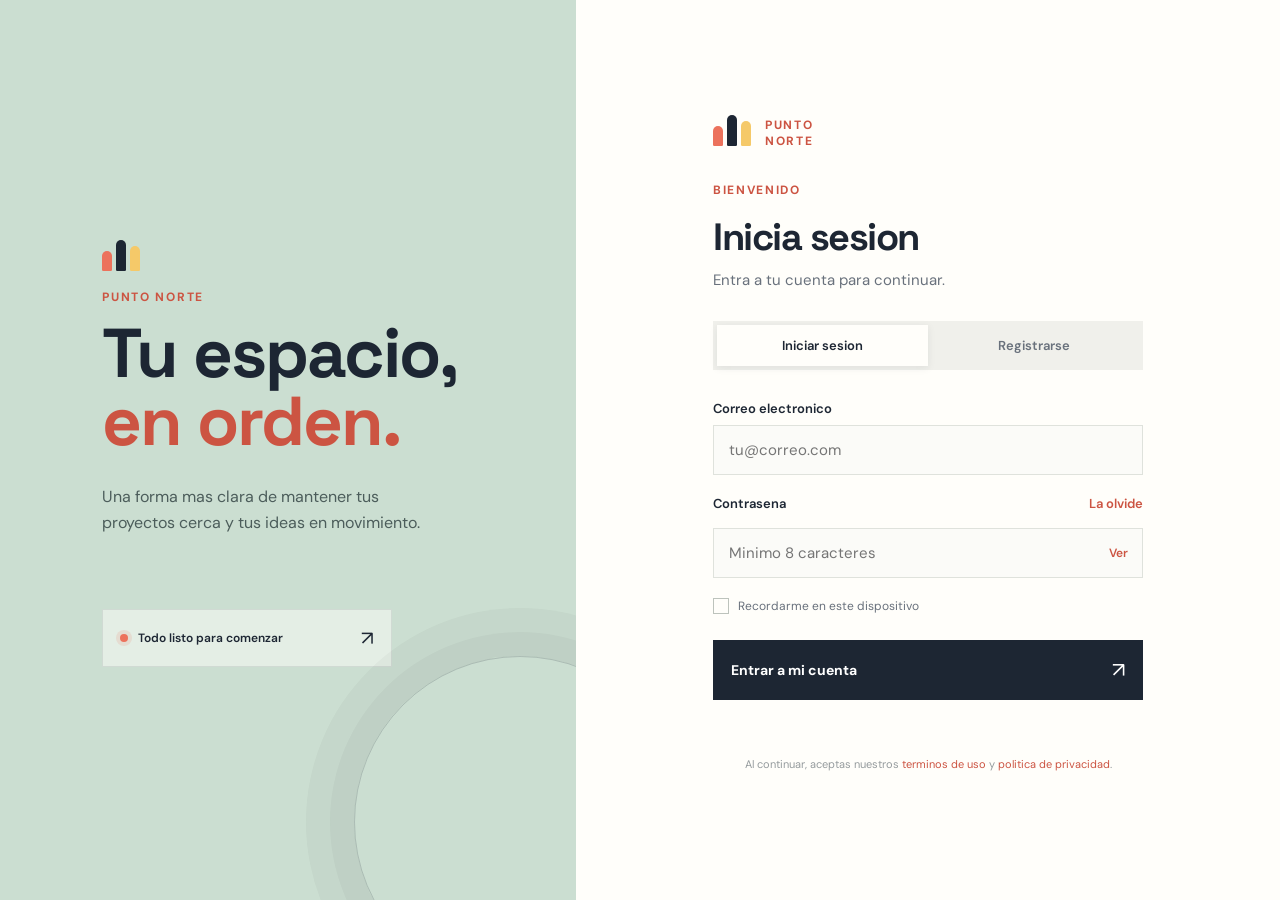
<file: index.html>
<!--	Pantalla del sistema ya "dentro", con sidebar, navbar y el resto de la funcionalidad
	Sidebar (menú lateral): con botón hamburguesa para abrir/cerrar. Debe incluir la opción Usuarios, con submenú desplegable Captura.
	Menú Usuarios (en el sidebar): submenú Captura, con formulario de nombre de usuario, correo electrónico y contraseña, validado con validarCorreo y validarPassword.
	Formulario de alumnos: agregar campo de número de control, validado con longitud de 6 dígitos.
	Modal de edad: mostrar si el alumno es mayor de edad o no.
																	~ Jordi Moises


	+-----------------------
	|Navbar (barra superior)
		|_A la derecha debe mostrarse el nombre del usuario que "inició sesión". 
		|_Al dar clic en el nombre, debe desplegarse un menú con la opción de Salir del sistema (que regresa a login.html, simulando el cierre de sesión).
	 Navbar con nombre de usuario: mostrar el nombre o correo capturado en login.html, con menú desplegable para cerrar sesión.
																		     ~ David Ramos|
																		------------------+
	
	Va a realizarlo Alvarez Mora Jordi Moises.
-->

<!DOCTYPE html>
<html lang = "es">
	<head>
		<meta charset="UTF-8">
		<meta name="viewport" content="width=device-width, initial-scale=1.0">
		<title>PulseSocial</title>
		<link rel="stylesheet" href="css/login.css">
	</head>

	<body>
		<div class="page-shell">
			<!-- Navbar de David con agregados de Jordi -->
			<header class="topbar">
				<div class="brand-wrap">
					<!-- Botón Hamburguesa -->
					<button id="sidebarToggleBtn" class="hamburger-btn" aria-label="Abrir menú">☰</button>
					<div class="brand-badge">DR</div>
					<div>
						<p class="brand-name">David Ramos</p>
						<span class="brand-tag">Conecta con tu comunidad</span>
					</div>
				</div>

				<nav class="main-nav" aria-label="Navegación principal">
					<a href="#">Inicio</a>
					<a href="#">Explorar</a>
					<a href="#">Mensajes</a>
					<a href="#">Notificaciones</a>
				</nav>
				
				<!-- Menú Desplegable con Usuario y Opción de Salir -->
				<div class="user-dropdown-wrap">
					<button id="userDropdownBtn" class="user-nav-btn">
						<span id="navUserName">Usuario</span>
						<small>▼</small>
					</button>
					<div id="userDropdownMenu" class="user-dropdown-menu">
						<a href="#" id="logoutBtn">Salir del sistema</a>
					</div>
				</div>
			</header>

			<!-- Estructura del Sistema: Sidebar + Formulario de Captura -->
			<div class="layout-body">
				<!-- Sidebar (Menú Lateral) -->
				<aside id="sidebar" class="sidebar">
					<div class="sidebar-header">
						<h3>Navegación</h3>
					</div>
					<ul class="sidebar-menu">
						<li class="menu-item has-submenu">
							<button class="submenu-toggle">
								<span>👥 Usuarios</span>
								<span class="arrow">▼</span>
							</button>
							<ul class="submenu">
								<li><a href="#seccionCaptura" class="active">Captura</a></li>
							</ul>
						</li>
					</ul>
				</aside>

				<!-- Contenido Principal -->
				<main class="main-content">
					<section id="seccionCaptura" class="content-card">
						<h2>Captura de Alumnos</h2>
						<p class="section-desc">Ingresa los datos del alumno para la validación y verificación de edad.</p>

						<form id="capturaForm" novalidate>
							<div class="field">
								<label for="capturaUser">Nombre de usuario</label>
								<input type="text" id="capturaUser" placeholder="Nombre completo" required>
								<small class="error-message" id="err-capturaUser"></small>
							</div>

							<div class="field">
								<label for="capturaEmail">Correo electrónico</label>
								<input type="email" id="capturaEmail" placeholder="correo@ejemplo.com" required>
								<small class="error-message" id="err-capturaEmail"></small>
							</div>

							<div class="field">
								<label for="capturaPassword">Contraseña</label>
								<input type="password" id="capturaPassword" placeholder="Mínimo 8 caracteres, 1 mayúscula, 1 número y 1 especial" required>
								<small class="error-message" id="err-capturaPassword"></small>
							</div>

							<div class="field">
								<label for="capturaNumControl">Número de control (6 dígitos)</label>
								<input type="text" id="capturaNumControl" maxlength="6" placeholder="Ej. 123456" required>
								<small class="error-message" id="err-capturaNumControl"></small>
							</div>

							<div class="field">
								<label for="capturaEdad">Edad</label>
								<input type="number" id="capturaEdad" placeholder="Ej. 19" min="1" max="120" required>
								<small class="error-message" id="err-capturaEdad"></small>
							</div>

							<button type="submit" class="submit-button">
								<span>Guardar Alumno</span>
								<span aria-hidden="true">↗</span>
							</button>
						</form>
					</section>
				</main>
			</div>
		</div>

		<!-- Modal de Edad -->
		<div id="edadModal" class="modal-backdrop">
			<div class="modal-box">
				<div class="modal-header">
					<h3 id="modalTitle">Verificación de Edad</h3>
					<button id="closeModalBtn" class="modal-close">&times;</button>
				</div>
				<div class="modal-body" id="modalBody"></div>
				<div class="modal-footer">
					<button id="acceptModalBtn" class="submit-button">Aceptar</button>
				</div>
			</div>
		</div>

		<script src="js/login.js"></script>
	</body>
</html>
</file>
<file: css/login.css>
/*
	Puede usarse Bootstrap o Tailwind CSS como base de estilos (no ambos mezclados, y no otros frameworks de JS como React o Vue).
*/

:root {
	--ink: #1d2633;
	--muted: #69717c;
	--line: #dfe2dc;
	--paper: #f7f6f1;
	--white: #fffefa;
	--coral: #ec725c;
	--coral-dark: #cc5442;
	--mint: #cbded1;
	--yellow: #f5c969;
}

* { 
	box-sizing: border-box; 
}

body { 
	margin: 0; 
	color: var(--ink); 
	background: var(--paper); 
	font-family: "DM Sans", sans-serif; 
}

.auth-layout { 
	min-height: 100vh; 
	display: grid; 
	grid-template-columns: minmax(360px, 0.9fr) minmax(520px, 1.1fr); 
}

.brand-panel { 
	position: relative; 
	overflow: hidden; 
	padding: clamp(44px, 7vw, 110px) clamp(32px, 8vw, 130px); 
	background: var(--mint); display: 
	flex; flex-direction: column; 
	justify-content: center; 
}

/*=======================================================================================*/ /*ESTO DIBUJA EL CIRCULO DE LA PORTADA*/
.brand-panel::after { 
	content: ""; 
	width: 330px; 
	height: 330px; 
	border: 1px solid rgba(29, 38, 51, 0.18); 
	border-radius: 50%; 
	position: absolute; 
	right: -110px; 
	bottom: -88px; 
	box-shadow: 0 0 0 24px rgba(29, 38, 51, 0.035), 0 0 0 48px rgba(29, 38, 51, 0.035); 
}
/*=======================================================================================*/

.brand-mark { 
	width: 38px; 
	height: 38px; 
	display: flex; 
	align-items: flex-end; 
	gap: 4px; 
	margin-bottom: 18px; 
	margin-right: 10px;
}

/* ==============================================================*/ /*LAS TRES LINEAS DEL LOGO*/
.brand-mark span { 
	width: 10px; 
	border-radius: 8px 8px 2px 2px; 
	background: var(--coral); 
}

.brand-mark span:nth-child(1) { 
	height: 20px; 
}
.brand-mark span:nth-child(2) { 
	height: 31px; 
background: var(--ink); 
}

.brand-mark span:nth-child(3) { 
	height: 25px; 
	background: var(--yellow); 
}
/*=================================================================*/

.eyebrow { 
	margin: 0 0 15px; 
	color: var(--coral-dark); 
	font-size: 12px; 
	font-weight: 700; 
	letter-spacing: .14em; 
	text-transform: uppercase; 
}

#eyebrow1 { 
	margin: 0 0 15px; 
	color: var(--coral-dark); 
	font-size: 12px; 
	font-weight: 700; 
	letter-spacing: .14em; 
	text-transform: uppercase; 
}

.brand-panel h1 { 
	margin: 0; 
	font-family: "Space Grotesk", sans-serif; 
	font-size: clamp(48px, 5.4vw, 78px); 
	line-height: .98; 
	letter-spacing: -2px; 
}

.brand-panel h1 em { 
	color: var(--coral-dark); 
	font-style: normal; 
}

.brand-copy { 
	max-width: 335px; 
	margin: 28px 0 0; 
	color: #4c5d5b; 
	font-size: 16px; 
	line-height: 1.65; 
}

.signal-card { 
	max-width: 290px; 
	margin-top: 72px; 
	padding: 15px 17px; 
	background: rgba(255, 254, 250, 0.48); 
	border: 1px solid rgba(29,38,51,.1); 
	display: flex; align-items: center; 
	gap: 10px; font-size: 12px; 
	font-weight: 600; 
}

.signal-dot { 
	width: 8px; 
	height: 8px; 
	border-radius: 50%; 
	background: var(--coral); 
	box-shadow: 0 0 0 4px rgba(236, 114, 92, 0.15); 
}

.signal-card strong { 
	margin-left: auto; 
	font-size: 20px; 
	font-weight: 400; 
}

.form-panel { 
	display: grid; 
	place-items: center; 
	padding: 40px; 
	background: var(--white); 
}

.form-wrap { 
	width: min(100%, 430px); 
	animation: rise .6s ease-out both; 
}

.mobile-brand { 
	display: flex; /* cambiar de none a flex*/
	align-items: center; 
	gap: 10px; 
	font-family: "Space Grotesk", sans-serif; 
	font-weight: 900; 
}

.mobile-brand 
.brand-mark { 
	margin: 0; 
	maring-top: 10px;
	transform: scale(.62); 
	transform-origin: left center; 
	width: 25px; 
}

.form-heading h2 { 
	margin: 0; 
	font-family: "Space Grotesk", sans-serif; 
	font-size: 38px; 
	letter-spacing: -1.5px; 
}

.form-heading > p:last-child { 
	margin: 9px 0 31px; 
	color: var(--muted); 
	font-size: 15px; 
}

.mode-switch { 
	display: grid; 
	grid-template-columns: 1fr 1fr; 
	padding: 4px; 
	margin-bottom: 30px; 
	background: #f0f0eb; 
}

.mode-button { 
	border: 0; 
	padding: 12px 8px; 
	color: var(--muted); 
	background: transparent; font: 600 13px "DM Sans", sans-serif; 
	cursor: pointer; 
}

.mode-button.is-active { 
	color: var(--ink); 
	background: var(--white); 
	box-shadow: 0 2px 8px rgba(29,38,51,.08); 
}

.field { 
	margin-bottom: 20px; 
}

.field label,
.label-row { 
	display: block; 
	margin-bottom: 8px; 
	font-size: 13px; 
	font-weight: 600; 
}

.label-row { 
	display: flex; 
	justify-content: space-between; 
}

.label-row a, 
.terms a, 
#forgot-link { 
	color: var(--coral-dark); 
	text-decoration: none; 
}

.field input { 
	width: 100%; 
	border: 1px solid var(--line); 
	outline: none; 
	padding: 14px 15px; 
	color: var(--ink); 
	background: #fbfbf8; 
	font: 15px "DM Sans", sans-serif; 
	transition: border-color .2s, 
	box-shadow .2s; 
}

.field input:focus { 
	border-color: var(--coral); 
	box-shadow: 0 0 0 3px rgba(236, 114, 92, 0.14); 
}

.password-control { 
	position: relative; 
}

.password-control input { 
	padding-right: 55px; 
}

.show-password { 
	position: absolute; 
	top: 50%; right: 10px;
	border: 0; 
	padding: 5px; 
	color: var(--coral-dark); 
	background: transparent; 
	font: 600 12px "DM Sans", sans-serif; 
	transform: translateY(-50%); 
	cursor: pointer; 
}

.error-message { 
	display: block; 
	min-height: 0; 
	margin-top: 5px; 
	color: var(--coral-dark); 
	font-size: 11px; 
}

.field.has-error input { 
	border-color: var(--coral); 
}

.remember { 
	position: relative; 
	display: flex; 
	align-items: center; 
	gap: 9px; 
	margin: 2px 0 26px; 
	color: var(--muted); 
	font-size: 12px; 
	cursor: pointer; 
}

.remember input { 
	position: absolute; 
	opacity: 0; 
}

.checkmark { 
	width: 16px; 
	height: 16px; 
	border: 1px solid #bdc3bc; 
	background: var(--white); 
}
.remember input:checked + .checkmark {
	border-color: var(--coral); 
	background: var(--coral); 
	box-shadow: inset 0 0 0 3px var(--white); 
}

.submit-button { 
	width: 100%; 
	display: flex; 
	justify-content: space-between; 
	align-items: center; 
	border: 0; 
	padding: 16px 18px; 
	color: white; 
	background: var(--ink); 
	font: 700 14px "DM Sans", sans-serif; 
	cursor: pointer; 
	transition: background .2s, transform .2s; 
}

.submit-button:hover { 
	background: var(--coral-dark); 
	transform: translateY(-2px); 
}

.submit-button span:last-child { 
	font-size: 21px; 
	font-weight: 400; 
}

.form-status { 
	min-height: 18px; 
	margin: 13px 0 0; 
	color: #47735a; 
	text-align: center; 
	font-size: 12px; 
}

.terms { 
	margin: 25px 0 0; 
	color: #959b9d; 
	font-size: 11px; 
	line-height: 1.6; 
	text-align: center; 
}

@keyframes rise { 
	from { 
		opacity: 0; 
		transform: translateY(12px); 
	} 
	to { 
		opacity: 1; 
		transform: translateY(0); 
	} 
}

@media (max-width: 760px) { 
	.auth-layout { 
		display: block; 
	}
	.brand-panel { 
		display: none; 
	}
	.form-panel { 
		min-height: 100vh; 
		padding: 32px 24px; 
	}
	.mobile-brand { 
		display: flex; 
		margin-bottom: 58px; 
	}
	.form-heading h2 { 
		font-size: 34px; 
	} 
}

/*===========================================================*/

.page-shell {
  max-width: 1280px;
  margin: 28px auto;
  padding: 0 20px 40px;
}

.topbar {
  display: flex;
  align-items: center;
  justify-content: space-between;
  background: rgba(255, 255, 255, 0.82);
  backdrop-filter: blur(12px);
  border: 1px solid rgba(255, 255, 255, 0.5);
  box-shadow: 0 18px 45px rgba(22, 31, 66, 0.08);
  border-radius: 22px;
  padding: 18px 24px;
  position: sticky;
  top: 16px;
  z-index: 10;
}

.brand-wrap {
  display: flex;
  align-items: center;
  gap: 14px;
}

.brand-badge {
  width: 42px;
  height: 42px;
  border-radius: 14px;
  display: grid;
  place-items: center;
  background: linear-gradient(135deg, #5b6cff, #77a2ff);
  color: #fff;
  font-size: 1.3rem;
  font-weight: 700;
}

.brand-name {
  margin: 0;
  font-weight: 800;
  font-size: 1.05rem;
}

.brand-tag {
  color: #667085;
  font-size: 0.76rem;
}

.main-nav {
  display: flex;
  gap: 24px;
}

.main-nav a {
  text-decoration: none;
  color: #1b2430;
  font-weight: 600;
  opacity: 0.8;
}

.cta-button button {
  border: none;
  cursor: pointer;
  transition: transform 0.2s ease, box-shadow 0.2s ease;
}

.cta-button {
  background: linear-gradient(135deg, #5b6cff, #2d3ad6);
  color: white;
  border-radius: 14px;
  padding: 12px 22px;
  font-weight: 700;
  box-shadow: 0 14px 28px rgba(91, 108, 255, 0.28);
}

/* ===================================================
   Estilos agregados para el index.html por Jordi
   =================================================== */

.hamburger-btn {
	background: transparent;
	border: none;
	font-size: 22px;
	cursor: pointer;
	color: var(--ink);
	padding: 4px 8px;
	border-radius: 8px;
}
.hamburger-btn:hover { background: #f0f0eb; }

.user-dropdown-wrap { position: relative; }
.user-nav-btn {
	background: var(--ink);
	color: white;
	border: none;
	padding: 10px 16px;
	border-radius: 12px;
	font-weight: 600;
	cursor: pointer;
	display: flex;
	align-items: center;
	gap: 8px;
}
.user-dropdown-menu {
	display: none;
	position: absolute;
	right: 0;
	top: 110%;
	background: var(--white);
	border: 1px solid var(--line);
	box-shadow: 0 10px 25px rgba(0,0,0,0.1);
	border-radius: 12px;
	overflow: hidden;
	min-width: 160px;
	z-index: 100;
}
.user-dropdown-menu.is-visible { display: block; }
.user-dropdown-menu a {
	display: block;
	padding: 12px 16px;
	color: var(--coral-dark);
	text-decoration: none;
	font-weight: 600;
	font-size: 13px;
}
.user-dropdown-menu a:hover { background: var(--paper); }

.layout-body {
	display: flex;
	gap: 24px;
	margin-top: 24px;
	position: relative;
}

.sidebar {
	width: 260px;
	background: var(--white);
	border: 1px solid var(--line);
	border-radius: 20px;
	padding: 20px;
	transition: all 0.3s ease;
}
.sidebar-header h3 {
	margin: 0 0 16px;
	font-size: 14px;
	text-transform: uppercase;
	letter-spacing: 0.1em;
	color: var(--muted);
}
.sidebar-menu { list-style: none; padding: 0; margin: 0; }
.submenu-toggle {
	width: 100%;
	display: flex;
	justify-content: space-between;
	align-items: center;
	background: transparent;
	border: none;
	padding: 12px 10px;
	font: 600 14px "DM Sans", sans-serif;
	color: var(--ink);
	cursor: pointer;
	border-radius: 10px;
}
.submenu-toggle:hover { background: var(--paper); }
.submenu {
	display: none;
	list-style: none;
	padding-left: 20px;
	margin: 5px 0;
}
.has-submenu.is-active .submenu { display: block; }
.submenu a {
	display: block;
	padding: 8px 10px;
	color: var(--muted);
	text-decoration: none;
	font-size: 13px;
	border-radius: 8px;
}
.submenu a.active, .submenu a:hover { color: var(--coral-dark); font-weight: 700; }
.sidebar.is-open { display: none; }

.main-content { flex: 1; }
.content-card {
	background: var(--white);
	border: 1px solid var(--line);
	border-radius: 20px;
	padding: 32px;
}
.content-card h2 { margin-top: 0; font-family: "Space Grotesk", sans-serif; }
.section-desc { color: var(--muted); margin-bottom: 24px; }

.modal-backdrop {
	display: none;
	position: fixed;
	top: 0; left: 0; right: 0; bottom: 0;
	background: rgba(29, 38, 51, 0.5);
	backdrop-filter: blur(4px);
	z-index: 1000;
	place-items: center;
}
.modal-backdrop.is-open { display: grid; }
.modal-box {
	background: var(--white);
	width: min(90%, 450px);
	border-radius: 20px;
	padding: 24px;
	box-shadow: 0 20px 40px rgba(0,0,0,0.2);
}
.modal-header {
	display: flex;
	justify-content: space-between;
	align-items: center;
	border-bottom: 1px solid var(--line);
	padding-bottom: 12px;
}
.modal-header h3 { margin: 0; font-family: "Space Grotesk", sans-serif; }
.modal-close { background: transparent; border: none; font-size: 24px; cursor: pointer; }
.modal-body { padding: 20px 0; }
.status-badge {
	padding: 12px;
	border-radius: 10px;
	margin-top: 12px;
	font-size: 14px;
}
.status-badge.is-success { background: #d1e7dd; color: #0f5132; }
.status-badge.is-warning { background: #fff3cd; color: #664d03; }
.modal-footer { text-align: right; }

/* ===================================================
   Correccion de visibilidad
   =================================================== */
.user-dropdown-menu.is-visible {
	display: block !important;
}

.sidebar.is-closed {
	display: none !important;
}
</file>
